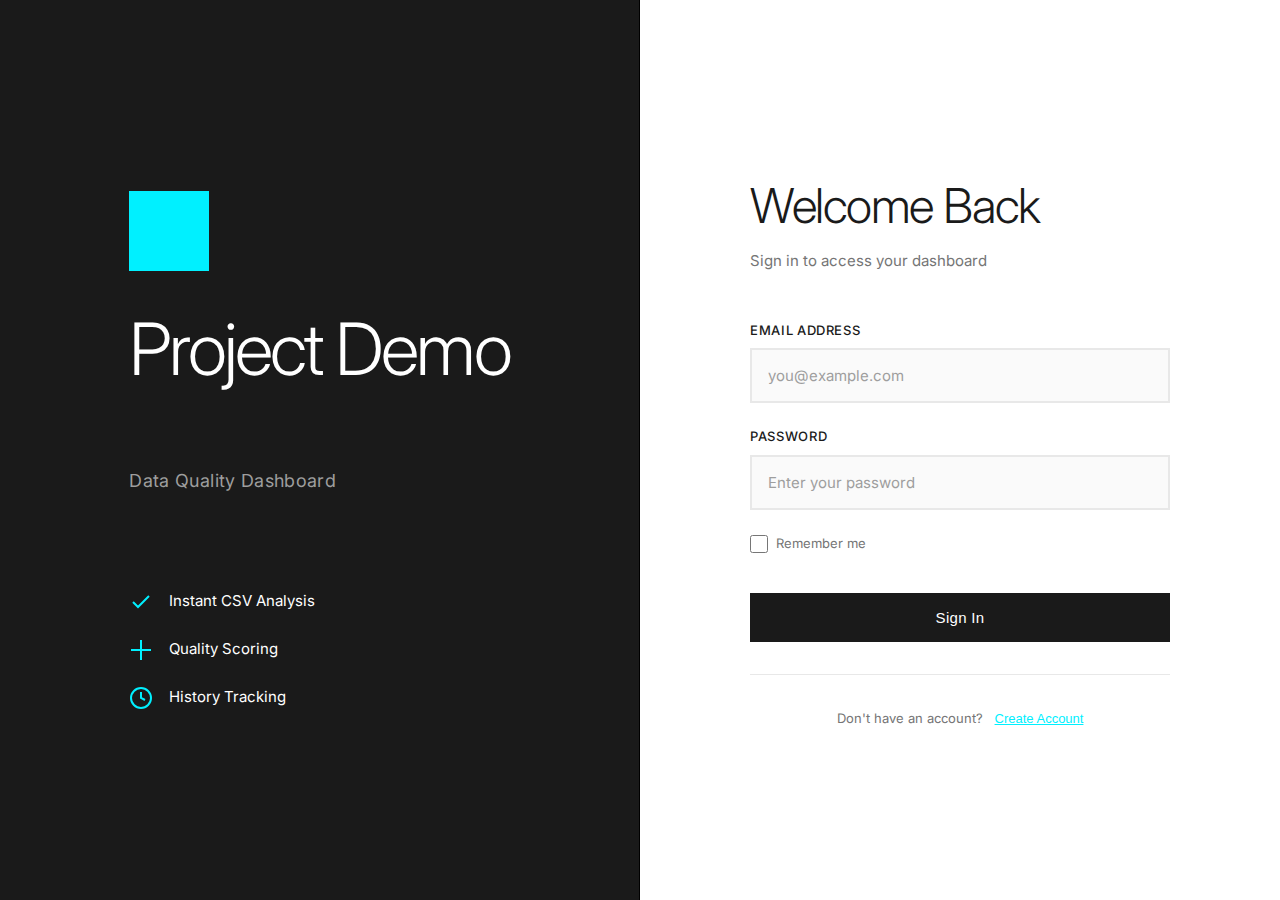
<file: templates/login.html>
<!DOCTYPE html>
<html lang="en">
<head>
    <meta charset="UTF-8">
    <meta name="viewport" content="width=device-width, initial-scale=1.0">
    <title>Login — Project Demo</title>
    <link rel="stylesheet" href="/static/styles.css">
    <link rel="stylesheet" href="/static/login-styles.css">
    <link rel="preconnect" href="https://fonts.googleapis.com">
    <link rel="preconnect" href="https://fonts.gstatic.com" crossorigin>
    <link href="https://fonts.googleapis.com/css2?family=Inter:wght@300;400;500;600;700&display=swap" rel="stylesheet">
</head>
<body class="login-body">
    <div class="login-container">
        <!-- Left Panel - Branding -->
        <div class="login-panel-left">
            <div class="login-branding">
                <div class="login-logo">
                    <div class="logo-icon-large"></div>
                    <h1 class="brand-title">Project Demo</h1>
                </div>
                <p class="brand-tagline">Data Quality Dashboard</p>
                <div class="brand-features">
                    <div class="feature-item">
                        <svg class="feature-icon" viewBox="0 0 24 24" fill="none" stroke="currentColor" stroke-width="2">
                            <polyline points="20 6 9 17 4 12"/>
                        </svg>
                        <span>Instant CSV Analysis</span>
                    </div>
                    <div class="feature-item">
                        <svg class="feature-icon" viewBox="0 0 24 24" fill="none" stroke="currentColor" stroke-width="2">
                            <path d="M12 2v20M2 12h20"/>
                        </svg>
                        <span>Quality Scoring</span>
                    </div>
                    <div class="feature-item">
                        <svg class="feature-icon" viewBox="0 0 24 24" fill="none" stroke="currentColor" stroke-width="2">
                            <circle cx="12" cy="12" r="10"/>
                            <path d="M12 6v6l4 2"/>
                        </svg>
                        <span>History Tracking</span>
                    </div>
                </div>
            </div>
        </div>

        <!-- Right Panel - Login Form -->
        <div class="login-panel-right">
            <div class="login-form-container">
                <div class="login-header">
                    <h2 class="login-title">Welcome Back</h2>
                    <p class="login-subtitle">Sign in to access your dashboard</p>
                </div>

                <!-- Login Form -->
                <form id="login-form" class="auth-form">
                    <div class="form-group">
                        <label class="form-label" for="email">Email Address</label>
                        <input
                            type="email"
                            id="email"
                            class="form-input"
                            placeholder="you@example.com"
                            required
                            autocomplete="email"
                        >
                    </div>

                    <div class="form-group">
                        <label class="form-label" for="password">Password</label>
                        <input
                            type="password"
                            id="password"
                            class="form-input"
                            placeholder="Enter your password"
                            required
                            autocomplete="current-password"
                        >
                    </div>

                    <div class="form-group form-checkbox">
                        <label class="checkbox-label">
                            <input type="checkbox" id="remember" class="checkbox-input">
                            <span class="checkbox-text">Remember me</span>
                        </label>
                    </div>

                    <div class="form-error" id="login-error" style="display: none;"></div>

                    <button type="submit" class="btn-primary" id="login-btn">
                        <span id="login-btn-text">Sign In</span>
                        <svg class="btn-loader" id="login-loader" viewBox="0 0 24 24" style="display: none;">
                            <circle cx="12" cy="12" r="10" fill="none" stroke="currentColor" stroke-width="2"/>
                        </svg>
                    </button>
                </form>

                <!-- Toggle to Signup -->
                <div class="auth-toggle">
                    <span class="toggle-text">Don't have an account?</span>
                    <button class="toggle-link" id="show-signup">Create Account</button>
                </div>
            </div>

            <!-- Signup Form (Hidden by default) -->
            <div class="login-form-container" id="signup-container" style="display: none;">
                <div class="login-header">
                    <h2 class="login-title">Create Account</h2>
                    <p class="login-subtitle">Get started with Project Demo</p>
                </div>

                <form id="signup-form" class="auth-form">
                    <div class="form-group">
                        <label class="form-label" for="signup-username">Username</label>
                        <input
                            type="text"
                            id="signup-username"
                            class="form-input"
                            placeholder="johndoe"
                            required
                            autocomplete="username"
                        >
                    </div>

                    <div class="form-group">
                        <label class="form-label" for="signup-email">Email Address</label>
                        <input
                            type="email"
                            id="signup-email"
                            class="form-input"
                            placeholder="you@example.com"
                            required
                            autocomplete="email"
                        >
                    </div>

                    <div class="form-group">
                        <label class="form-label" for="signup-password">Password</label>
                        <input
                            type="password"
                            id="signup-password"
                            class="form-input"
                            placeholder="Create a password"
                            required
                            autocomplete="new-password"
                        >
                    </div>

                    <div class="form-error" id="signup-error" style="display: none;"></div>

                    <button type="submit" class="btn-primary" id="signup-btn">
                        <span id="signup-btn-text">Create Account</span>
                        <svg class="btn-loader" id="signup-loader" viewBox="0 0 24 24" style="display: none;">
                            <circle cx="12" cy="12" r="10" fill="none" stroke="currentColor" stroke-width="2"/>
                        </svg>
                    </button>
                </form>

                <!-- Toggle to Login -->
                <div class="auth-toggle">
                    <span class="toggle-text">Already have an account?</span>
                    <button class="toggle-link" id="show-login">Sign In</button>
                </div>
            </div>
        </div>
    </div>

    <script src="/static/login.js"></script>
</body>
</html>
</file>
<file: static/login-styles.css>
.login-body {
    margin: 0;
    padding: 0;
    overflow: hidden;
}


.login-container {
    display: grid;
    grid-template-columns: 1fr 1fr;
    height: 100vh;
    width: 100vw;
}


.login-panel-left {
    background: var(--near-black);
    display: flex;
    align-items: center;
    justify-content: center;
    padding: var(--space-8);
    border-right: 1px solid var(--pure-black);
}

.login-branding {
    max-width: 480px;
}

.login-logo {
    margin-bottom: var(--space-8);
}

.logo-icon-large {
    width: 80px;
    height: 80px;
    background: var(--electric-cyan);
    margin-bottom: var(--space-5);
}

.brand-title {
    font-size: 72px;
    font-weight: 300;
    color: var(--pure-white);
    letter-spacing: -0.04em;
    margin: 0;
}

.brand-tagline {
    font-size: var(--text-lg);
    color: var(--mid-gray);
    margin-bottom: var(--space-9);
    letter-spacing: 0.02em;
}

.brand-features {
    display: flex;
    flex-direction: column;
    gap: var(--space-5);
}

.feature-item {
    display: flex;
    align-items: center;
    gap: var(--space-4);
    color: var(--pure-white);
    font-size: var(--text-base);
}

.feature-icon {
    width: 24px;
    height: 24px;
    stroke: var(--electric-cyan);
}


.login-panel-right {
    background: var(--pure-white);
    display: flex;
    align-items: center;
    justify-content: center;
    padding: var(--space-8);
}

.login-form-container {
    width: 100%;
    max-width: 420px;
}

.login-header {
    margin-bottom: var(--space-7);
}

.login-title {
    font-size: var(--text-3xl);
    font-weight: 300;
    color: var(--near-black);
    letter-spacing: -0.03em;
    margin-bottom: var(--space-2);
}

.login-subtitle {
    font-size: var(--text-base);
    color: var(--cool-gray);
}


.auth-form {
    display: flex;
    flex-direction: column;
    gap: var(--space-5);
}

.form-group {
    display: flex;
    flex-direction: column;
    gap: var(--space-2);
}

.form-label {
    font-size: var(--text-sm);
    font-weight: 500;
    color: var(--near-black);
    text-transform: uppercase;
    letter-spacing: 0.05em;
}

.form-input {
    width: 100%;
    padding: var(--space-4);
    font-size: var(--text-base);
    font-family: 'Inter', sans-serif;
    color: var(--near-black);
    background: var(--ultra-light);
    border: 2px solid var(--soft-gray);
    outline: none;
    transition: var(--transition);
}

.form-input:focus {
    border-color: var(--electric-cyan);
    background: var(--pure-white);
}

.form-input::placeholder {
    color: var(--mid-gray);
}

/* Checkbox */
.form-checkbox {
    flex-direction: row;
    align-items: center;
}

.checkbox-label {
    display: flex;
    align-items: center;
    gap: var(--space-2);
    cursor: pointer;
    user-select: none;
}

.checkbox-input {
    width: 18px;
    height: 18px;
    cursor: pointer;
    accent-color: var(--electric-cyan);
}

.checkbox-text {
    font-size: var(--text-sm);
    color: var(--cool-gray);
}

/* Error Message */
.form-error {
    padding: var(--space-3) var(--space-4);
    background: rgba(255, 0, 110, 0.1);
    border-left: 3px solid var(--error);
    color: var(--error);
    font-size: var(--text-sm);
    font-weight: 500;
}

/* Primary Button */
.btn-primary {
    width: 100%;
    padding: var(--space-4) var(--space-5);
    background: var(--near-black);
    color: var(--pure-white);
    border: none;
    font-size: var(--text-base);
    font-weight: 500;
    letter-spacing: 0.02em;
    cursor: pointer;
    transition: var(--transition);
    display: flex;
    align-items: center;
    justify-content: center;
    gap: var(--space-2);
    margin-top: var(--space-4);
}

.btn-primary:hover {
    background: var(--deep-gray);
}

.btn-primary:active {
    transform: scale(0.98);
}

.btn-primary:disabled {
    background: var(--neutral-gray);
    cursor: not-allowed;
}

.btn-loader {
    width: 20px;
    height: 20px;
    animation: spin 1s linear infinite;
}

@keyframes spin {
    from { transform: rotate(0deg); }
    to { transform: rotate(360deg); }
}


.auth-toggle {
    margin-top: var(--space-6);
    text-align: center;
    padding-top: var(--space-6);
    border-top: 1px solid var(--soft-gray);
}

.toggle-text {
    font-size: var(--text-sm);
    color: var(--cool-gray);
    margin-right: var(--space-2);
}

.toggle-link {
    background: none;
    border: none;
    color: var(--electric-cyan);
    font-size: var(--text-sm);
    font-weight: 500;
    cursor: pointer;
    transition: var(--transition);
    padding: 0;
    text-decoration: underline;
}

.toggle-link:hover {
    color: var(--vivid-purple);
}

@media (max-width: 968px) {
    .login-container {
        grid-template-columns: 1fr;
    }

    .login-panel-left {
        display: none;
    }

    .login-panel-right {
        padding: var(--space-5);
    }
}

@media (max-width: 480px) {
    .login-title {
        font-size: var(--text-2xl);
    }

    .brand-title {
        font-size: 48px;
    }

    .login-form-container {
        max-width: 100%;
    }
}
</file>
<file: static/styles.css>
:root {
    /* Monochromatic Foundation */
    --pure-white: #FFFFFF;
    --ultra-light: #FAFAFA;
    --ghost-gray: #F5F5F5;
    --soft-gray: #E8E8E8;
    --neutral-gray: #D1D1D1;
    --mid-gray: #9E9E9E;
    --cool-gray: #757575;
    --deep-gray: #424242;
    --near-black: #1A1A1A;
    --pure-black: #000000;

    /* Accent Colors - Electric & Surgical */
    --electric-cyan: #00F0FF;
    --neon-pink: #FF006E;
    --vivid-purple: #8000FF;
    --laser-green: #00FF94;
    --warning-amber: #FFB800;

    /* Semantic States */
    --success: #00FF94;
    --error: #FF006E;
    --warning: #FFB800;
    --info: #00F0FF;

    /* Spacing System - Fibonacci-inspired */
    --space-1: 4px;
    --space-2: 8px;
    --space-3: 12px;
    --space-4: 16px;
    --space-5: 24px;
    --space-6: 32px;
    --space-7: 48px;
    --space-8: 64px;
    --space-9: 96px;

    /* Typography Scale */
    --text-xs: 11px;
    --text-sm: 13px;
    --text-base: 15px;
    --text-lg: 18px;
    --text-xl: 24px;
    --text-2xl: 32px;
    --text-3xl: 48px;

    /* Layout */
    --sidebar-width: 240px;
    --header-height: 96px;
    --border-radius: 0px;
    --transition: all 0.3s cubic-bezier(0.4, 0, 0.2, 1);
}

* {
    margin: 0;
    padding: 0;
    box-sizing: border-box;
}

body {
    font-family: 'Inter', -apple-system, BlinkMacSystemFont, 'Segoe UI', sans-serif;
    font-size: var(--text-base);
    font-weight: 400;
    color: var(--near-black);
    background: var(--pure-white);
    line-height: 1.5;
    -webkit-font-smoothing: antialiased;
    -moz-osx-font-smoothing: grayscale;
    overflow: hidden;
}

.app-container {
    display: flex;
    height: 100vh;
    width: 100vw;
}

.sidebar {
    width: var(--sidebar-width);
    background: var(--near-black);
    display: flex;
    flex-direction: column;
    border-right: 1px solid var(--pure-black);
}

.sidebar-header {
    padding: var(--space-6);
    border-bottom: 1px solid rgba(255, 255, 255, 0.06);
}

.logo {
    display: flex;
    align-items: center;
    gap: var(--space-3);
}

.logo-icon {
    width: 32px;
    height: 32px;
    background: var(--electric-cyan);
    border-radius: var(--border-radius);
}

.logo-text {
    font-size: var(--text-lg);
    font-weight: 600;
    color: var(--pure-white);
    letter-spacing: -0.02em;
}

.nav-menu {
    flex: 1;
    padding: var(--space-5) 0;
}

.nav-item {
    display: flex;
    align-items: center;
    gap: var(--space-3);
    padding: var(--space-4) var(--space-6);
    color: var(--mid-gray);
    text-decoration: none;
    transition: var(--transition);
    border-left: 2px solid transparent;
    font-size: var(--text-sm);
    font-weight: 500;
    letter-spacing: 0.02em;
}

.nav-item:hover {
    color: var(--pure-white);
    background: rgba(255, 255, 255, 0.03);
}

.nav-item.active {
    color: var(--pure-white);
    background: rgba(0, 240, 255, 0.08);
    border-left-color: var(--electric-cyan);
}

.nav-icon {
    width: 20px;
    height: 20px;
    stroke-width: 2;
}

.sidebar-footer {
    padding: var(--space-5) var(--space-6);
    border-top: 1px solid rgba(255, 255, 255, 0.06);
}

.user-profile {
    display: flex;
    align-items: center;
    gap: var(--space-3);
}

.user-avatar {
    width: 40px;
    height: 40px;
    background: linear-gradient(135deg, var(--electric-cyan), var(--vivid-purple));
    border-radius: 50%;
}

.user-info {
    flex: 1;
}

.user-name {
    font-size: var(--text-sm);
    font-weight: 500;
    color: var(--pure-white);
}

.user-status {
    font-size: var(--text-xs);
    color: var(--mid-gray);
}

.main-content {
    flex: 1;
    background: var(--pure-white);
    overflow-y: auto;
}

.view {
    display: none;
    animation: fadeIn 0.4s ease;
}

.view.active {
    display: block;
}

@keyframes fadeIn {
    from { opacity: 0; transform: translateY(8px); }
    to { opacity: 1; transform: translateY(0); }
}

.content-header {
    display: flex;
    justify-content: space-between;
    align-items: flex-start;
    padding: var(--space-8) var(--space-8) var(--space-6);
    border-bottom: 1px solid var(--soft-gray);
}

.header-text {
    flex: 1;
}

.view-title {
    font-size: var(--text-3xl);
    font-weight: 300;
    color: var(--near-black);
    letter-spacing: -0.03em;
    margin-bottom: var(--space-2);
}

.view-subtitle {
    font-size: var(--text-base);
    font-weight: 400;
    color: var(--cool-gray);
    letter-spacing: -0.01em;
}

.header-actions {
    display: flex;
    gap: var(--space-3);
}

.content-body {
    padding: var(--space-8);
}

.btn-secondary {
    display: flex;
    align-items: center;
    gap: var(--space-2);
    padding: var(--space-3) var(--space-5);
    background: var(--near-black);
    color: var(--pure-white);
    border: none;
    font-size: var(--text-sm);
    font-weight: 500;
    letter-spacing: 0.02em;
    cursor: pointer;
    transition: var(--transition);
    text-transform: uppercase;
}

.btn-secondary:hover {
    background: var(--deep-gray);
}

.btn-secondary:active {
    transform: scale(0.98);
}

.btn-icon {
    width: 16px;
    height: 16px;
}

.upload-zone {
    background: var(--ultra-light);
    border: 2px dashed var(--neutral-gray);
    padding: var(--space-9);
    text-align: center;
    cursor: pointer;
    transition: var(--transition);
    margin-bottom: var(--space-8);
}

.upload-zone:hover {
    border-color: var(--electric-cyan);
    background: var(--ghost-gray);
}

.upload-zone.dragover {
    border-color: var(--electric-cyan);
    background: rgba(0, 240, 255, 0.03);
}

.upload-content {
    pointer-events: none;
}

.upload-icon {
    width: 96px;
    height: 96px;
    margin: 0 auto var(--space-5);
    stroke: var(--neutral-gray);
}

.upload-zone:hover .upload-icon {
    stroke: var(--electric-cyan);
}

.upload-title {
    font-size: var(--text-xl);
    font-weight: 400;
    color: var(--near-black);
    margin-bottom: var(--space-2);
    letter-spacing: -0.02em;
}

.upload-text {
    font-size: var(--text-base);
    color: var(--cool-gray);
    margin-bottom: var(--space-4);
}

.upload-meta {
    font-size: var(--text-sm);
    color: var(--mid-gray);
    text-transform: uppercase;
    letter-spacing: 0.05em;
}

.upload-progress {
    padding: var(--space-6);
}

.progress-bar {
    width: 100%;
    height: 2px;
    background: var(--soft-gray);
    margin-bottom: var(--space-4);
    overflow: hidden;
}

.progress-fill {
    height: 100%;
    background: var(--electric-cyan);
    width: 0%;
    transition: width 0.3s ease;
}

.progress-text {
    display: flex;
    justify-content: space-between;
    font-size: var(--text-sm);
    color: var(--cool-gray);
}

.stats-grid {
    display: grid;
    grid-template-columns: repeat(4, 1fr);
    gap: var(--space-5);
}

.stat-card {
    background: var(--ultra-light);
    padding: var(--space-6);
    border: 1px solid var(--soft-gray);
}

.stat-label {
    font-size: var(--text-xs);
    font-weight: 500;
    color: var(--cool-gray);
    text-transform: uppercase;
    letter-spacing: 0.08em;
    margin-bottom: var(--space-3);
}

.stat-value {
    font-size: var(--text-2xl);
    font-weight: 300;
    color: var(--near-black);
    letter-spacing: -0.02em;
}

.stat-value.accent {
    color: var(--electric-cyan);
}

/* ───────────────────────────────────────────────────────────
   QUALITY SCORE HERO
   ─────────────────────────────────────────────────────────── */

.quality-hero {
    display: grid;
    grid-template-columns: 320px 1fr;
    gap: var(--space-8);
    margin-bottom: var(--space-9);
    padding: var(--space-8);
    background: var(--ultra-light);
    border: 1px solid var(--soft-gray);
}

.quality-score-display {
    display: flex;
    align-items: center;
    justify-content: center;
}

.score-ring {
    position: relative;
    width: 240px;
    height: 240px;
}

.score-svg {
    width: 100%;
    height: 100%;
    transform: rotate(-90deg);
}

.score-bg {
    fill: none;
    stroke: var(--soft-gray);
    stroke-width: 2;
}

.score-progress {
    fill: none;
    stroke: var(--electric-cyan);
    stroke-width: 2;
    stroke-dasharray: 534;
    stroke-dashoffset: 534;
    transition: stroke-dashoffset 1s ease;
    stroke-linecap: butt;
}

.score-content {
    position: absolute;
    top: 50%;
    left: 50%;
    transform: translate(-50%, -50%);
    text-align: center;
}

.score-number {
    font-size: var(--text-3xl);
    font-weight: 300;
    color: var(--electric-cyan);
    letter-spacing: -0.03em;
    margin-bottom: var(--space-1);
}

.score-label {
    font-size: var(--text-xs);
    font-weight: 500;
    color: var(--cool-gray);
    text-transform: uppercase;
    letter-spacing: 0.08em;
}

.quality-summary {
    display: flex;
    flex-direction: column;
    justify-content: center;
}

.summary-title {
    font-size: var(--text-xl);
    font-weight: 400;
    color: var(--near-black);
    margin-bottom: var(--space-3);
    letter-spacing: -0.02em;
}

.summary-text {
    font-size: var(--text-base);
    color: var(--cool-gray);
    line-height: 1.7;
    margin-bottom: var(--space-6);
}

.quality-indicators {
    display: flex;
    gap: var(--space-6);
}

.indicator {
    display: flex;
    align-items: center;
    gap: var(--space-2);
    font-size: var(--text-sm);
    color: var(--cool-gray);
}

.indicator-dot {
    width: 8px;
    height: 8px;
    background: var(--neutral-gray);
    border-radius: 50%;
}

.indicator.active .indicator-dot {
    background: var(--electric-cyan);
}

/* ───────────────────────────────────────────────────────────
   SECTION HEADERS
   ─────────────────────────────────────────────────────────── */

.section-header {
    display: flex;
    justify-content: space-between;
    align-items: center;
    margin-bottom: var(--space-5);
    padding-bottom: var(--space-4);
    border-bottom: 1px solid var(--soft-gray);
}

.section-title {
    font-size: var(--text-lg);
    font-weight: 500;
    color: var(--near-black);
    letter-spacing: -0.01em;
}

.section-count {
    font-size: var(--text-sm);
    color: var(--mid-gray);
    text-transform: uppercase;
    letter-spacing: 0.05em;
}

/* ───────────────────────────────────────────────────────────
   ISSUES GRID
   ─────────────────────────────────────────────────────────── */

.issues-grid {
    display: grid;
    grid-template-columns: repeat(auto-fill, minmax(320px, 1fr));
    gap: var(--space-5);
    margin-bottom: var(--space-9);
}

.issue-card {
    background: var(--ultra-light);
    border: 1px solid var(--soft-gray);
    border-left: 3px solid var(--error);
    padding: var(--space-5);
    transition: var(--transition);
    cursor: pointer;
}

.issue-card:hover {
    background: var(--ghost-gray);
}

.issue-card.warning {
    border-left-color: var(--warning);
}

.issue-card.info {
    border-left-color: var(--info);
}

.issue-header {
    display: flex;
    justify-content: space-between;
    align-items: flex-start;
    margin-bottom: var(--space-3);
}

.issue-type {
    font-size: var(--text-xs);
    font-weight: 500;
    color: var(--cool-gray);
    text-transform: uppercase;
    letter-spacing: 0.08em;
}

.issue-count {
    font-size: var(--text-lg);
    font-weight: 300;
    color: var(--error);
}

.issue-card.warning .issue-count {
    color: var(--warning);
}

.issue-card.info .issue-count {
    color: var(--info);
}

.issue-title {
    font-size: var(--text-base);
    font-weight: 500;
    color: var(--near-black);
    margin-bottom: var(--space-2);
}

.issue-description {
    font-size: var(--text-sm);
    color: var(--cool-gray);
    line-height: 1.6;
}

/* ───────────────────────────────────────────────────────────
   COLUMNS TABLE
   ─────────────────────────────────────────────────────────── */

.columns-table {
    background: var(--ultra-light);
    border: 1px solid var(--soft-gray);
}

.column-row {
    display: grid;
    grid-template-columns: 2fr 1fr 1fr 1fr 120px;
    gap: var(--space-4);
    padding: var(--space-4) var(--space-5);
    border-bottom: 1px solid var(--soft-gray);
    align-items: center;
    transition: var(--transition);
}

.column-row:hover {
    background: var(--ghost-gray);
}

.column-row:last-child {
    border-bottom: none;
}

.column-row.header {
    background: var(--near-black);
    color: var(--pure-white);
    font-size: var(--text-xs);
    font-weight: 500;
    text-transform: uppercase;
    letter-spacing: 0.08em;
}

.column-row.header:hover {
    background: var(--near-black);
}

.column-name {
    font-size: var(--text-base);
    font-weight: 500;
    color: var(--near-black);
}

.column-row.header .column-name,
.column-row.header .column-type,
.column-row.header .column-missing,
.column-row.header .column-unique {
    color: var(--pure-white);
    font-weight: 500;
}

.column-type {
    font-size: var(--text-sm);
    color: var(--cool-gray);
}

.column-missing {
    font-size: var(--text-sm);
    color: var(--cool-gray);
}

.column-unique {
    font-size: var(--text-sm);
    color: var(--cool-gray);
}

.column-status {
    display: flex;
    justify-content: flex-end;
}

.status-badge {
    display: inline-block;
    padding: var(--space-1) var(--space-3);
    font-size: var(--text-xs);
    font-weight: 500;
    text-transform: uppercase;
    letter-spacing: 0.05em;
    background: var(--success);
    color: var(--pure-black);
}

.status-badge.warning {
    background: var(--warning);
}

.status-badge.error {
    background: var(--error);
    color: var(--pure-white);
}

.history-list {
    display: flex;
    flex-direction: column;
    gap: var(--space-4);
}

.history-item {
    display: grid;
    grid-template-columns: auto 1fr auto auto;
    gap: var(--space-5);
    padding: var(--space-5);
    background: var(--ultra-light);
    border: 1px solid var(--soft-gray);
    align-items: center;
    transition: var(--transition);
    cursor: pointer;
}

.history-item:hover {
    background: var(--ghost-gray);
}

.history-score {
    width: 64px;
    height: 64px;
    display: flex;
    align-items: center;
    justify-content: center;
    background: var(--pure-white);
    border: 2px solid var(--electric-cyan);
}

.history-score-value {
    font-size: var(--text-lg);
    font-weight: 300;
    color: var(--electric-cyan);
}

.history-info {
    display: flex;
    flex-direction: column;
    gap: var(--space-1);
}

.history-filename {
    font-size: var(--text-base);
    font-weight: 500;
    color: var(--near-black);
}

.history-meta {
    font-size: var(--text-sm);
    color: var(--cool-gray);
}

.history-date {
    font-size: var(--text-sm);
    color: var(--mid-gray);
}

.history-action {
    padding: var(--space-2) var(--space-4);
    background: var(--near-black);
    color: var(--pure-white);
    font-size: var(--text-xs);
    font-weight: 500;
    text-transform: uppercase;
    letter-spacing: 0.05em;
    border: none;
    cursor: pointer;
    transition: var(--transition);
}

.history-action:hover {
    background: var(--deep-gray);
}

.empty-state {
    padding: var(--space-9) var(--space-5);
    text-align: center;
}

.empty-icon {
    width: 64px;
    height: 64px;
    margin: 0 auto var(--space-4);
    stroke: var(--neutral-gray);
}

.empty-text {
    font-size: var(--text-base);
    color: var(--mid-gray);
}

@media (max-width: 1200px) {
    .stats-grid {
        grid-template-columns: repeat(2, 1fr);
    }

    .quality-hero {
        grid-template-columns: 1fr;
        text-align: center;
    }

    .quality-indicators {
        justify-content: center;
    }
}

@media (max-width: 768px) {
    .sidebar {
        width: 80px;
    }

    .logo-text,
    .nav-item span,
    .user-info {
        display: none;
    }

    .nav-item {
        justify-content: center;
        padding: var(--space-4);
    }

    .stats-grid {
        grid-template-columns: 1fr;
    }

    .issues-grid {
        grid-template-columns: 1fr;
    }

    .column-row {
        grid-template-columns: 1fr;
        gap: var(--space-2);
    }

    .content-header {
        flex-direction: column;
        gap: var(--space-4);
    }
}

@keyframes pulse {
    0%, 100% { opacity: 1; }
    50% { opacity: 0.5; }
}

.loading {
    animation: pulse 2s ease-in-out infinite;
}

::selection {
    background: var(--electric-cyan);
    color: var(--near-black);
}

button:focus,
input:focus {
    outline: 2px solid var(--electric-cyan);
    outline-offset: 2px;
}

::-webkit-scrollbar {
    width: 8px;
    height: 8px;
}

::-webkit-scrollbar-track {
    background: var(--ultra-light);
}

::-webkit-scrollbar-thumb {
    background: var(--neutral-gray);
}

::-webkit-scrollbar-thumb:hover {
    background: var(--mid-gray);
}

.detail-backdrop {
    position: fixed;
    top: 0;
    left: 0;
    right: 0;
    bottom: 0;
    background: rgba(0, 0, 0, 0.4);
    opacity: 0;
    visibility: hidden;
    transition: opacity 0.3s cubic-bezier(0.4, 0, 0.2, 1),
                visibility 0.3s cubic-bezier(0.4, 0, 0.2, 1);
    z-index: 999;
}

.detail-backdrop.active {
    opacity: 1;
    visibility: visible;
}

.detail-panel {
    position: fixed;
    top: 0;
    right: 0;
    width: 420px;
    height: 100vh;
    background: var(--pure-white);
    border-left: 1px solid var(--soft-gray);
    display: flex;
    flex-direction: column;
    transform: translateX(100%);
    transition: transform 0.3s cubic-bezier(0.4, 0, 0.2, 1),
                width 0.4s cubic-bezier(0.4, 0, 0.2, 1);
    z-index: 1000;
    overflow: hidden;
}

.detail-panel.active {
    transform: translateX(0);
}

.detail-panel.expanded {
    width: 900px;
}

.detail-header {
    display: flex;
    justify-content: space-between;
    align-items: center;
    padding: var(--space-6);
    border-bottom: 1px solid var(--soft-gray);
    background: var(--ultra-light);
}

.detail-issue-type {
    font-size: var(--text-xs);
    font-weight: 600;
    color: var(--cool-gray);
    text-transform: uppercase;
    letter-spacing: 0.1em;
}

.detail-close {
    width: 32px;
    height: 32px;
    display: flex;
    align-items: center;
    justify-content: center;
    background: transparent;
    border: none;
    color: var(--cool-gray);
    cursor: pointer;
    transition: var(--transition);
}

.detail-close svg {
    width: 20px;
    height: 20px;
}

.detail-close:hover {
    color: var(--near-black);
    background: var(--ghost-gray);
}

.detail-body {
    flex: 1;
    overflow-y: auto;
    padding: var(--space-6);
}

.detail-section {
    margin-bottom: var(--space-7);
}

.detail-section:last-child {
    margin-bottom: 0;
}

.detail-severity {
    display: inline-block;
    padding: var(--space-1) var(--space-3);
    font-size: var(--text-xs);
    font-weight: 600;
    text-transform: uppercase;
    letter-spacing: 0.08em;
    margin-bottom: var(--space-3);
    background: var(--ultra-light);
    border: 1px solid var(--soft-gray);
}

.detail-severity.error {
    color: var(--error);
    border-color: var(--error);
    background: rgba(255, 0, 110, 0.05);
}

.detail-severity.warning {
    color: var(--warning);
    border-color: var(--warning);
    background: rgba(255, 184, 0, 0.05);
}

.detail-severity.info {
    color: var(--info);
    border-color: var(--info);
    background: rgba(0, 240, 255, 0.05);
}

.detail-title {
    font-size: var(--text-xl);
    font-weight: 600;
    color: var(--near-black);
    margin-bottom: var(--space-3);
    letter-spacing: -0.01em;
}

.detail-description {
    font-size: var(--text-base);
    color: var(--cool-gray);
    line-height: 1.6;
    margin-bottom: var(--space-5);
}

.detail-metrics {
    display: grid;
    grid-template-columns: 1fr 1fr;
    gap: var(--space-4);
    margin-top: var(--space-5);
}

.detail-metric {
    background: var(--ultra-light);
    border: 1px solid var(--soft-gray);
    padding: var(--space-4);
}

.metric-label {
    font-size: var(--text-xs);
    font-weight: 500;
    color: var(--mid-gray);
    text-transform: uppercase;
    letter-spacing: 0.05em;
    margin-bottom: var(--space-2);
}

.metric-value {
    font-size: var(--text-2xl);
    font-weight: 300;
    color: var(--near-black);
}

.detail-section-title {
    font-size: var(--text-sm);
    font-weight: 600;
    color: var(--near-black);
    text-transform: uppercase;
    letter-spacing: 0.08em;
    margin-bottom: var(--space-4);
    padding-bottom: var(--space-3);
    border-bottom: 1px solid var(--soft-gray);
}

.detail-impact {
    font-size: var(--text-sm);
    color: var(--cool-gray);
    line-height: 1.7;
}

.detail-impact p {
    margin-bottom: var(--space-3);
}

.detail-impact p:last-child {
    margin-bottom: 0;
}

.recommendation-list {
    list-style: none;
    padding: 0;
    margin: 0;
}

.recommendation-list li {
    font-size: var(--text-sm);
    color: var(--cool-gray);
    line-height: 1.6;
    padding: var(--space-3) var(--space-4);
    margin-bottom: var(--space-2);
    background: var(--ultra-light);
    border-left: 2px solid var(--electric-cyan);
    position: relative;
}

.recommendation-list li:last-child {
    margin-bottom: 0;
}

.recommendation-list li::before {
    content: '→';
    position: absolute;
    left: var(--space-3);
    color: var(--electric-cyan);
    font-weight: 600;
}

.recommendation-list li {
    padding-left: var(--space-7);
}

.detail-context {
    font-size: var(--text-sm);
    color: var(--cool-gray);
    line-height: 1.7;
    background: var(--ultra-light);
    border: 1px solid var(--soft-gray);
    border-left: 3px solid var(--neon-purple);
    padding: var(--space-4);
}

.detail-context p {
    margin-bottom: var(--space-3);
}

.detail-context p:last-child {
    margin-bottom: 0;
}

.detail-context strong {
    color: var(--near-black);
    font-weight: 600;
}

.detail-footer {
    display: flex;
    gap: var(--space-3);
    padding: var(--space-6);
    border-top: 1px solid var(--soft-gray);
    background: var(--ultra-light);
}

.detail-footer .btn-secondary,
.detail-footer .btn-primary {
    flex: 1;
}

@media (max-width: 768px) {
    .detail-panel {
        width: 100%;
        max-width: 420px;
    }

    .detail-panel.expanded {
        width: 100%;
    }
}

.detail-table-section {
    margin-top: var(--space-7);
    padding-top: var(--space-7);
    border-top: 1px solid var(--soft-gray);
}

.table-loading {
    display: flex;
    flex-direction: column;
    align-items: center;
    padding: var(--space-8) var(--space-4);
}

.loading-spinner {
    width: 32px;
    height: 32px;
    border: 3px solid var(--soft-gray);
    border-top-color: var(--electric-cyan);
    animation: spin 0.8s linear infinite;
    margin-bottom: var(--space-4);
}

@keyframes spin {
    to { transform: rotate(360deg); }
}

.table-loading p {
    font-size: var(--text-sm);
    color: var(--cool-gray);
}

.table-container {
    margin-top: var(--space-4);
}

.table-info {
    display: flex;
    justify-content: space-between;
    align-items: center;
    margin-bottom: var(--space-3);
    font-size: var(--text-sm);
    color: var(--mid-gray);
}

.table-wrapper {
    overflow-x: auto;
    overflow-y: visible;
    border: 1px solid var(--soft-gray);
    background: var(--pure-white);
    max-height: 500px;
    overflow-y: auto;
}

.affected-rows-table {
    width: 100%;
    border-collapse: collapse;
    font-size: var(--text-sm);
}

.affected-rows-table thead {
    position: sticky;
    top: 0;
    z-index: 10;
    background: var(--ultra-light);
}

.affected-rows-table th {
    padding: var(--space-3) var(--space-4);
    text-align: left;
    font-weight: 600;
    color: var(--near-black);
    text-transform: uppercase;
    font-size: var(--text-xs);
    letter-spacing: 0.05em;
    border-bottom: 2px solid var(--soft-gray);
    white-space: nowrap;
}

.affected-rows-table td {
    padding: var(--space-3) var(--space-4);
    border-bottom: 1px solid var(--soft-gray);
    color: var(--cool-gray);
    max-width: 300px;
    overflow: hidden;
    text-overflow: ellipsis;
    white-space: nowrap;
}

.affected-rows-table tbody tr {
    transition: var(--transition);
}

.affected-rows-table tbody tr:nth-child(even) {
    background: var(--ultra-light);
}

.affected-rows-table tbody tr:hover {
    background: var(--ghost-gray);
}

.affected-rows-table .highlight-column {
    background: rgba(0, 240, 255, 0.05);
    border-left: 2px solid var(--electric-cyan);
    font-weight: 500;
    color: var(--near-black);
}

.affected-rows-table .row-index-col {
    font-weight: 600;
    color: var(--mid-gray);
    background: var(--ghost-gray);
    width: 80px;
    text-align: center;
}

.table-pagination {
    display: flex;
    justify-content: space-between;
    align-items: center;
    margin-top: var(--space-4);
    padding-top: var(--space-4);
    border-top: 1px solid var(--soft-gray);
}

.btn-pagination {
    display: flex;
    align-items: center;
    gap: var(--space-2);
    padding: var(--space-2) var(--space-4);
    background: var(--ultra-light);
    border: 1px solid var(--soft-gray);
    color: var(--near-black);
    font-size: var(--text-sm);
    font-weight: 500;
    cursor: pointer;
    transition: var(--transition);
}

.btn-pagination svg {
    width: 16px;
    height: 16px;
}

.btn-pagination:hover:not(:disabled) {
    background: var(--ghost-gray);
    border-color: var(--neutral-gray);
}

.btn-pagination:disabled {
    opacity: 0.4;
    cursor: not-allowed;
}

.pagination-info {
    font-size: var(--text-sm);
    color: var(--mid-gray);
    font-weight: 500;
}

.table-empty {
    text-align: center;
    padding: var(--space-8) var(--space-4);
}

.table-empty p {
    font-size: var(--text-sm);
    color: var(--mid-gray);
}

.table-error {
    text-align: center;
    padding: var(--space-8) var(--space-4);
    background: rgba(255, 0, 110, 0.05);
    border: 1px solid var(--error);
}

.table-error p {
    font-size: var(--text-sm);
    color: var(--error);
    font-weight: 500;
}

/* Feedback Modal */
.app-modal {
    position: fixed;
    inset: 0;
    display: flex;
    align-items: center;
    justify-content: center;
    opacity: 0;
    visibility: hidden;
    pointer-events: none;
    transition: opacity 0.25s ease, visibility 0.25s ease;
    z-index: 1400;
}

.app-modal.visible {
    opacity: 1;
    visibility: visible;
    pointer-events: auto;
}

.app-modal-backdrop {
    position: absolute;
    inset: 0;
    background: rgba(10, 10, 10, 0.65);
}

.app-modal-dialog {
    position: relative;
    background: var(--pure-white);
    border: 1px solid rgba(0, 0, 0, 0.06);
    box-shadow: 0 24px 48px rgba(0, 0, 0, 0.18);
    padding: var(--space-6);
    width: min(420px, calc(100% - 48px));
    border-radius: 16px;
    display: flex;
    flex-direction: column;
    gap: var(--space-5);
    z-index: 1;
}

.app-modal-header {
    display: flex;
    align-items: center;
    gap: var(--space-4);
}

.app-modal-title {
    font-size: var(--text-lg);
    font-weight: 600;
    color: var(--near-black);
    flex: 1;
}

.app-modal-close {
    display: inline-flex;
    align-items: center;
    justify-content: center;
    width: 36px;
    height: 36px;
    border: none;
    background: transparent;
    color: var(--cool-gray);
    cursor: pointer;
    transition: var(--transition);
}

.app-modal-close:hover {
    color: var(--near-black);
}

.app-modal-icon {
    width: 48px;
    height: 48px;
    border-radius: 50%;
    display: flex;
    align-items: center;
    justify-content: center;
    background: rgba(0, 240, 255, 0.12);
    color: var(--info);
    flex-shrink: 0;
}

.app-modal-icon svg {
    width: 24px;
    height: 24px;
}

.app-modal-icon.success {
    background: rgba(0, 255, 148, 0.12);
    color: var(--success);
}

.app-modal-icon.error {
    background: rgba(255, 0, 110, 0.12);
    color: var(--error);
}

.app-modal-icon.warning {
    background: rgba(255, 184, 0, 0.12);
    color: var(--warning-amber);
}

.app-modal-body {
    color: var(--deep-gray);
    font-size: var(--text-base);
    line-height: 1.6;
}

.app-modal-footer {
    display: flex;
    justify-content: flex-end;
}

@media (max-width: 1024px) {
    .detail-panel.expanded {
        width: 700px;
    }
}

@media (max-width: 768px) {
    .table-wrapper {
        max-height: 400px;
    }

    .affected-rows-table th,
    .affected-rows-table td {
        padding: var(--space-2) var(--space-3);
        font-size: var(--text-xs);
    }
}

/* ───────────────────────────────────────────────────────────
   EXECUTIVE SUMMARY & UX ENHANCEMENTS
   ─────────────────────────────────────────────────────────── */

.executive-summary {
    margin-bottom: var(--space-6);
    padding-bottom: var(--space-6);
    border-bottom: 2px solid var(--soft-gray);
}

.summary-box {
    display: flex;
    gap: var(--space-4);
    padding: var(--space-5);
    background: linear-gradient(135deg, rgba(0, 240, 255, 0.08), rgba(128, 0, 255, 0.08));
    border: 1px solid var(--electric-cyan);
    margin-bottom: var(--space-4);
}

.summary-icon {
    width: 32px;
    height: 32px;
    flex-shrink: 0;
    stroke: var(--electric-cyan);
}

.summary-content {
    flex: 1;
}

.summary-title {
    font-size: var(--text-base);
    font-weight: 600;
    color: var(--near-black);
    margin-bottom: var(--space-3);
    text-transform: uppercase;
    letter-spacing: 0.05em;
}

.summary-text {
    font-size: var(--text-base);
    color: var(--near-black);
    line-height: 1.7;
}

.summary-text strong {
    color: var(--near-black);
    font-weight: 600;
}

.btn-expand {
    display: flex;
    align-items: center;
    justify-content: center;
    gap: var(--space-2);
    width: 100%;
    padding: var(--space-3) var(--space-4);
    background: var(--ultra-light);
    border: 1px solid var(--soft-gray);
    color: var(--near-black);
    font-size: var(--text-sm);
    font-weight: 500;
    text-transform: uppercase;
    letter-spacing: 0.05em;
    cursor: pointer;
    transition: var(--transition);
}

.btn-expand:hover {
    background: var(--ghost-gray);
    border-color: var(--neutral-gray);
}

.expand-icon {
    width: 16px;
    height: 16px;
    transition: transform 0.3s ease;
}

/* Subsection Labels */
.subsection-label {
    display: inline;
    font-weight: 600;
    font-size: var(--text-sm);
    color: var(--near-black);
    text-transform: uppercase;
    letter-spacing: 0.05em;
    margin-right: var(--space-2);
}

.subsection-content {
    margin-bottom: var(--space-4);
    padding-left: var(--space-5);
    border-left: 3px solid var(--electric-cyan);
    background: var(--ultra-light);
    padding: var(--space-3) var(--space-4);
}

/* Enhanced Impact Section */
.detail-impact p {
    margin-bottom: var(--space-4);
    line-height: 1.7;
}

.detail-impact strong {
    color: var(--near-black);
    font-weight: 600;
}

/* Enhanced Recommendation List */
.recommendation-list {
    list-style: none;
    padding: 0;
    margin: var(--space-4) 0;
}

.recommendation-list li {
    font-size: var(--text-base);
    color: var(--near-black);
    font-weight: 500;
    line-height: 1.6;
    padding: var(--space-4) var(--space-5) var(--space-4) var(--space-8);
    margin-bottom: var(--space-3);
    background: var(--ultra-light);
    border-left: 3px solid var(--electric-cyan);
    position: relative;
}

.recommendation-list li::before {
    content: '→';
    position: absolute;
    left: var(--space-4);
    top: var(--space-4);
    color: var(--electric-cyan);
    font-weight: 700;
    font-size: var(--text-lg);
}

/* Enhanced Context Section */
.detail-context p {
    margin-bottom: var(--space-4);
    line-height: 1.7;
}

.detail-context .subsection-label {
    color: var(--vivid-purple);
}

.detail-context strong {
    color: var(--near-black);
    font-weight: 600;
}

/* Markdown Horizontal Rules */
.detail-impact hr,
.detail-recommendations hr,
.detail-context hr,
.summary-text hr {
    border: none;
    border-top: 2px solid var(--soft-gray);
    margin: var(--space-5) 0;
    opacity: 0.5;
}

.subsection-content hr {
    border-top-color: var(--electric-cyan);
    opacity: 0.3;
    margin: var(--space-4) 0;
}
</file>
